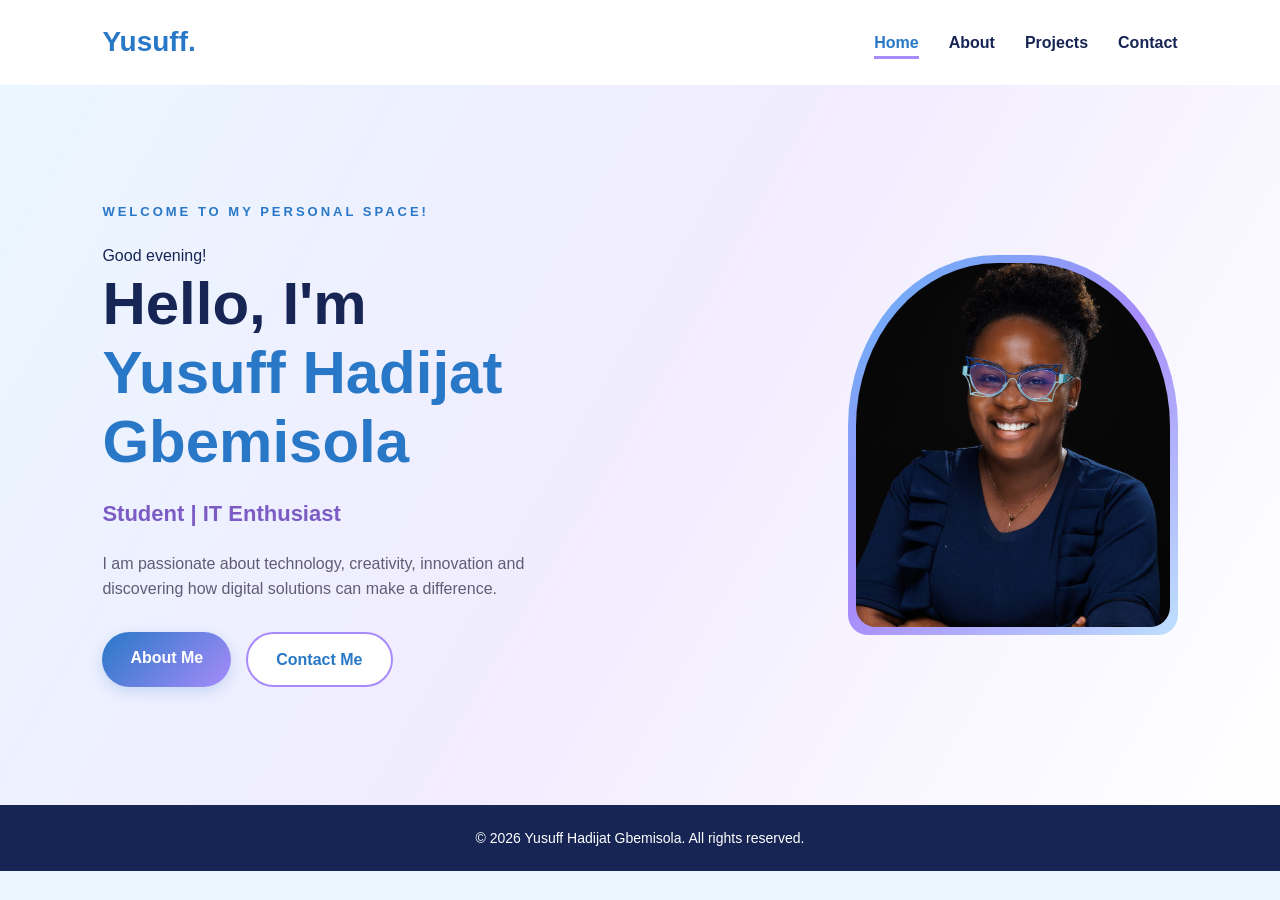
<file: index.html>
<!DOCTYPE html>

<html lang="en">

<head>
    <meta charset="UTF-8">
    <meta name="viewport" content="width=device-width, initial-scale=1.0">
   
    <link rel="preconnect" href="https://rsms.me/">
    <link rel="stylesheet" href="https://rsms.me/inter/inter.css">
   
    <link rel="stylesheet" href="css/style.css">
   
    <title>Yusuff Hadijat Gbemisola | Personal Portfolio</title>
</head>

<body>

    <!-- NAVIGATION BAR -->
    <header>
        <nav>
            <h2>Yusuff.</h2>
             <button class="menu-toggle" id="menuToggle">
        ☰
    </button>

    <ul id="navMenu">
        <li><a href="index.html" class="nav-link">Home</a></li>
        <li><a href="pages/about.html" class="nav-link">About</a></li>
        <li><a href="pages/projects.html" class="nav-link">Projects</a></li>
        <li><a href="pages/contact.html" class="nav-link">Contact</a></li>
    </ul>
</nav>

    </header>

    <!-- HERO SECTION -->
    <main>
        <section class="hero">

            <div class="hero-content">

                <p class="welcome" id="welcomeMessage">
                    WELCOME TO MY PERSONAL SPACE
                </p>

                <p id="timeGreeting"></p>

                <h1>
                    Hello, I'm
                    <span>Yusuff Hadijat Gbemisola</span>
                </h1>

                <h2>Student | IT Enthusiast</h2>

                <p class="intro">
                    I am passionate about technology, creativity,
                    innovation and discovering how digital solutions
                    can make a difference.
                </p>

                <div class="hero-buttons">
                    <a href="pages/about.html" class="btn primary-btn">
                        About Me
                    </a>

                    <a href="pages/contact.html" class="btn secondary-btn">
                        Contact Me
                    </a>
                </div>

            </div>

            <div class="hero-image">
                <img src="images/profile.jpg"
                     alt="Portrait of Yusuff Hadijat Gbemisola">
            </div>

        </section>
    </main>

    <!-- FOOTER -->
    <footer>
        <p>&copy; <span id="currentYear"></span> Yusuff Hadijat Gbemisola. All rights reserved.</p>
    </footer>

    <script src="js/script.js"></script>

</body>

</html>
</file>
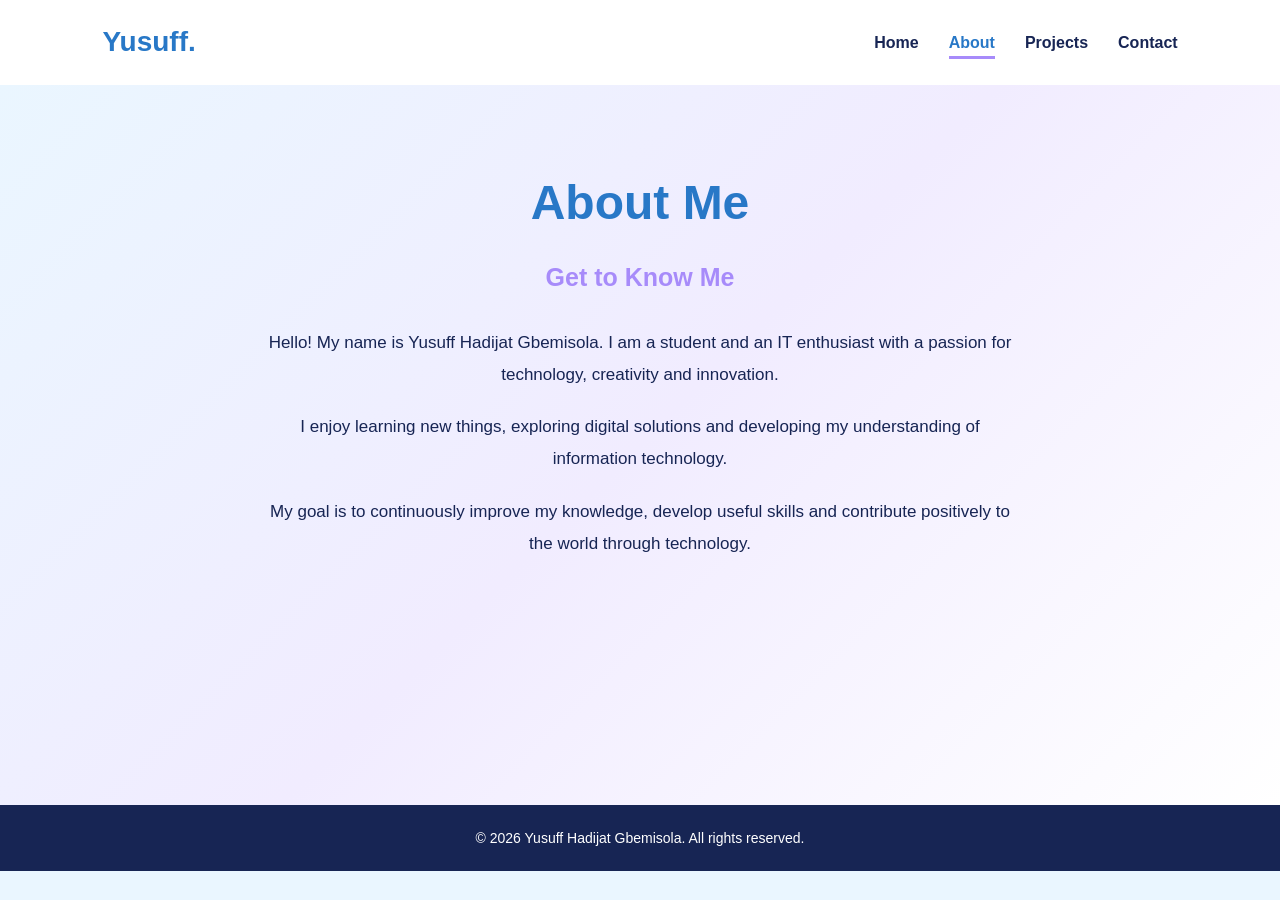
<file: pages/about.html>
<!DOCTYPE html>
<html lang="en">

<head>
    <meta charset="UTF-8">
    <meta name="viewport" content="width=device-width, initial-scale=1.0">

    <link rel="preconnect" href="https://rsms.me/">
    <link rel="stylesheet" href="https://rsms.me/inter/inter.css">

    <link rel="stylesheet" href="../css/style.css">

    <title>About Me | Yusuff Hadijat Gbemisola</title>
</head>

<body>

    <!-- NAVIGATION BAR -->
    <header>
        
<nav>
    <h2>Yusuff.</h2>

    <button class="menu-toggle" id="menuToggle">
        ☰
    </button>

    <ul id="navMenu">
        <li><a href="../index.html" class="nav-link">Home</a></li>
        <li><a href="about.html" class="nav-link">About</a></li>
        <li><a href="projects.html" class="nav-link">Projects</a></li>
        <li><a href="contact.html" class="nav-link">Contact</a></li>
    </ul>
</nav>


    </header>

    <!-- ABOUT SECTION -->
    <main>
        <section class="about-section">

            <h1>About Me</h1>

            <h2>Get to Know Me</h2>

            <p>
                Hello! My name is Yusuff Hadijat Gbemisola.
                I am a student and an IT enthusiast with a
                passion for technology, creativity and innovation.
            </p>

            <p>
                I enjoy learning new things, exploring digital
                solutions and developing my understanding of
                information technology.
            </p>

            <p>
                My goal is to continuously improve my knowledge,
                develop useful skills and contribute positively
                to the world through technology.
            </p>

        </section>
    </main>

    <!-- FOOTER -->
    <footer>
        <p>&copy; <span id="currentYear"></span> Yusuff Hadijat Gbemisola. All rights reserved.</p>
    </footer>

    <script src="../js/script.js"></script>

</body>
</html>
</file>
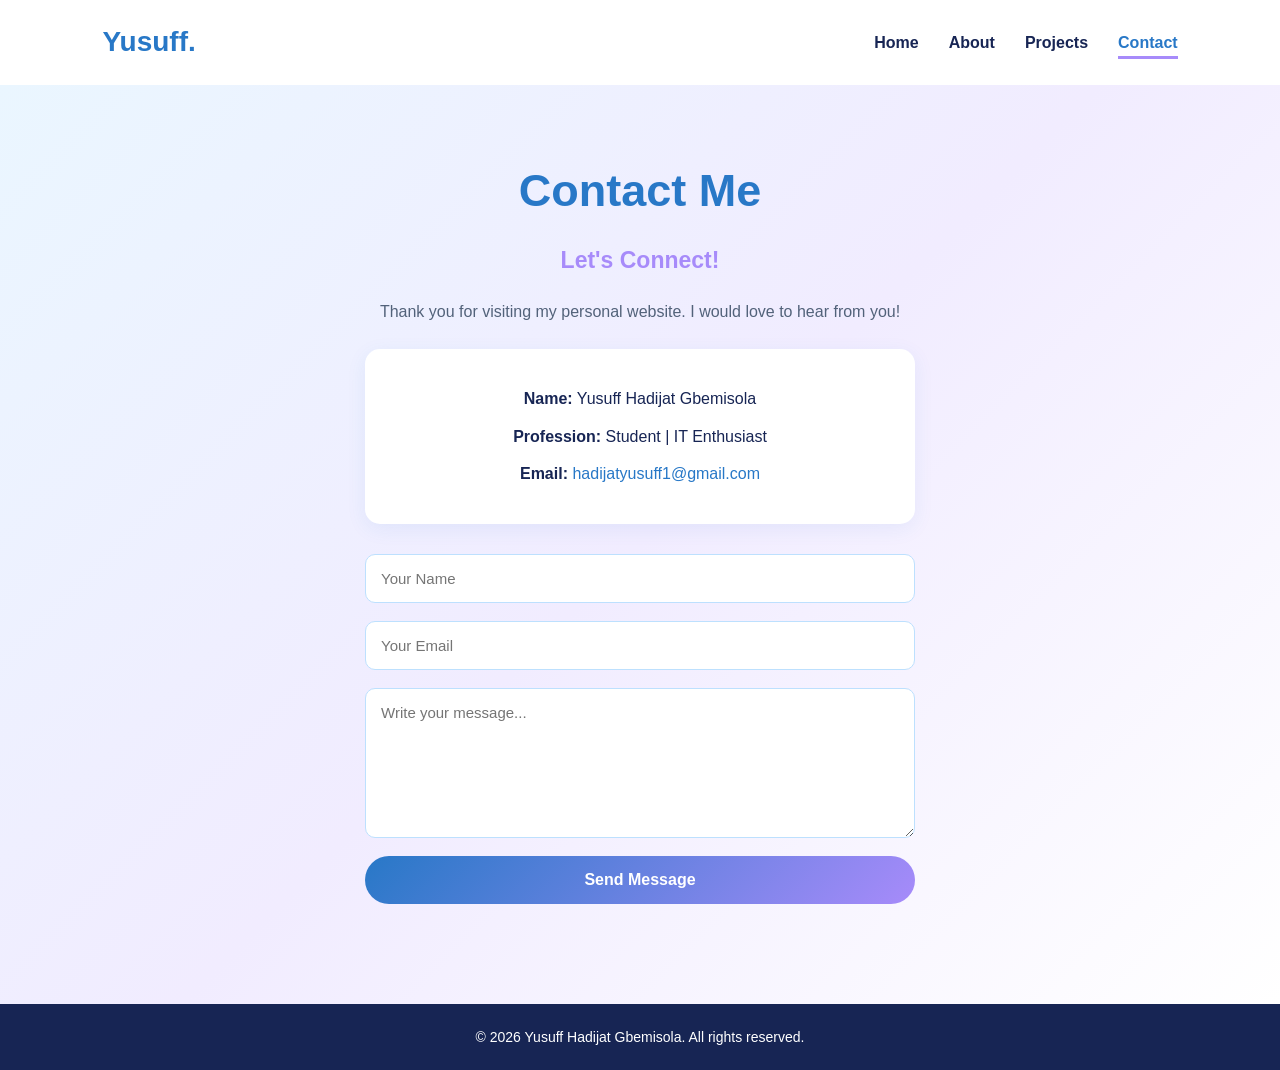
<file: pages/contact.html>
<!DOCTYPE html>
<html lang="en">

<head>
    <meta charset="UTF-8">
    <meta name="viewport" content="width=device-width, initial-scale=1.0">

    <link rel="preconnect" href="https://rsms.me/">
    <link rel="stylesheet" href="https://rsms.me/inter/inter.css">

    <link rel="stylesheet" href="../css/style.css">

    <title>Contact Me | Yusuff Hadijat Gbemisola</title>
</head>

<body>

    <!-- NAVIGATION BAR -->
    <header>
        
        <nav>
            <h2>Yusuff.</h2>

             <button class="menu-toggle" id="menuToggle">
        ☰
             </button>

    <ul id="navMenu">
        <li><a href="../index.html" class="nav-link">Home</a></li>
        <li><a href="about.html" class="nav-link">About</a></li>
        <li><a href="projects.html" class="nav-link">Projects</a></li>
        <li><a href="contact.html" class="nav-link">Contact</a></li>
    </ul>
</nav>

    </header>

    <!-- CONTACT SECTION -->
    <main>

        <section class="contact-section">

            <h1>Contact Me</h1>

            <h2>Let's Connect!</h2>

            <p>
                Thank you for visiting my personal website.
                I would love to hear from you!
            </p>

            <!-- CONTACT INFORMATION -->
            <div class="contact-info">

                <p>
                    <strong>Name:</strong>
                    Yusuff Hadijat Gbemisola
                </p>

                <p>
                    <strong>Profession:</strong>
                    Student | IT Enthusiast
                </p>

                <p>
                    <strong>Email:</strong>
                    <a href="mailto:hadijatyusuff1@gmail.com">
                        hadijatyusuff1@gmail.com
                    </a>
                </p>

            </div>

            <!-- CONTACT FORM -->
            <form id="contactForm">

                <input
                    type="text"
                    id="name"
                    placeholder="Your Name"
                    required
                >

                <input
                    type="email"
                    id="email"
                    placeholder="Your Email"
                    required
                >

                <textarea
                    id="message"
                    placeholder="Write your message..."
                    required
                ></textarea>

                <button type="submit">
                    Send Message
                </button>

            </form>

            <p id="formResponse"></p>

        </section>

    </main>

    <!-- FOOTER -->
    <footer>
        <p>&copy; <span id="currentYear"></span> Yusuff Hadijat Gbemisola. All rights reserved.</p>
    </footer>

    <script src="../js/script.js"></script>

</body>
</html>
</file>
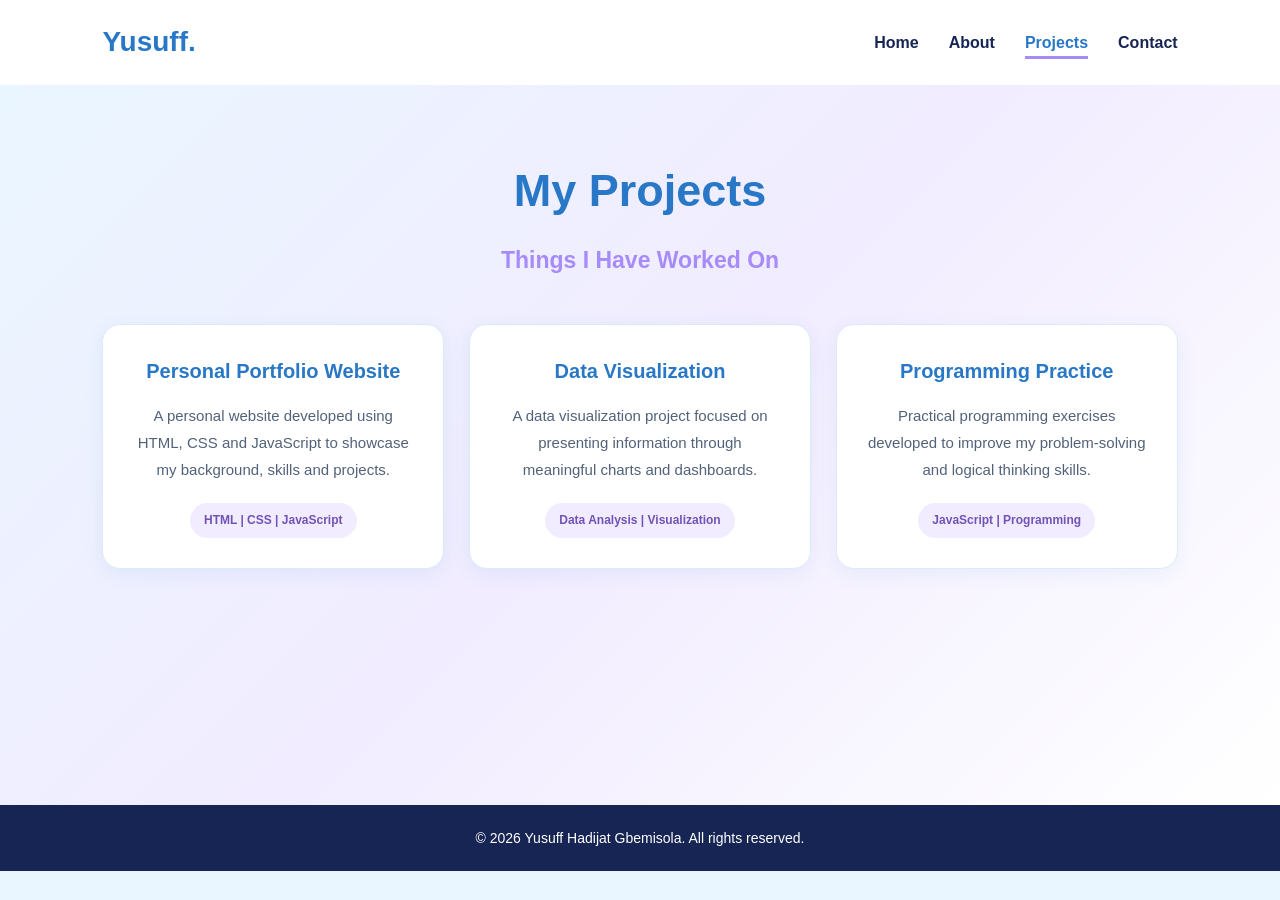
<file: pages/projects.html>
<!DOCTYPE html>
<html lang="en">

<head>
    <meta charset="UTF-8">
    <meta name="viewport" content="width=device-width, initial-scale=1.0">

    <link rel="preconnect" href="https://rsms.me/">
    <link rel="stylesheet" href="https://rsms.me/inter/inter.css">

    <link rel="stylesheet" href="../css/style.css">

    <title>My Projects | Yusuff Hadijat Gbemisola</title>
</head>

<body>

    <!-- NAVIGATION BAR -->
    <header>
        
<nav>
    <h2>Yusuff.</h2>

    <button class="menu-toggle" id="menuToggle">
        ☰
    </button>

    <ul id="navMenu">
        <li><a href="../index.html" class="nav-link">Home</a></li>
        <li><a href="about.html" class="nav-link">About</a></li>
        <li><a href="projects.html" class="nav-link">Projects</a></li>
        <li><a href="contact.html" class="nav-link">Contact</a></li>
    </ul>
</nav>

    </header>

    <!-- PROJECTS SECTION -->
    <main>

        <section class="projects-section">

            <h1>My Projects</h1>

            <h2>Things I Have Worked On</h2>

            <div class="project-container">

                <div class="project-card">
                    <h3>Personal Portfolio Website</h3>

                    <p>
                        A personal website developed using
                        HTML, CSS and JavaScript to showcase
                        my background, skills and projects.
                    </p>

                    <span>HTML | CSS | JavaScript</span>
                </div>

                <div class="project-card">
                    <h3>Data Visualization</h3>

                    <p>
                        A data visualization project focused
                        on presenting information through
                        meaningful charts and dashboards.
                    </p>

                    <span>Data Analysis | Visualization</span>
                </div>

                <div class="project-card">
                    <h3>Programming Practice</h3>

                    <p>
                        Practical programming exercises
                        developed to improve my problem-solving
                        and logical thinking skills.
                    </p>

                    <span>JavaScript | Programming</span>
                </div>

            </div>

        </section>

    </main>

    <!-- FOOTER -->
    <footer>
        <p>&copy; <span id="currentYear"></span> Yusuff Hadijat Gbemisola. All rights reserved.</p>
    </footer>

    <script src="../js/script.js"></script>

</body>
</html>
</file>
<file: css/style.css>
/* =================================
   1. GLOBAL STYLING
================================= */

* {
    margin: 0;
    padding: 0;
    box-sizing: border-box;
}

:root {
    --primary: #2878C7;
    --secondary: #A78BFA;
    --accent: #64B5F6;
    --dark: #172554;
    --light: #FFFFFF;

    /* BACKGROUND COLOURS */
    --background: #EAF6FF;
    --soft-blue: #BDE0FE;
    --soft-lavender: #F1ECFF;

    font-family: Inter, sans-serif;
    font-feature-settings: 'liga' 1, 'calt' 1;
}

@supports (font-variation-settings: normal) {
    :root {
        font-family: InterVariable, sans-serif;
    }
}

body {
    
    font-family: inherit;
    background-color: var(--background);
    color: var(--dark);
    line-height: 1.6;
}


/* =================================
   2. NAVIGATION BAR
================================= */

header {
    background-color: var(--light);
    padding: 20px 8%;
    box-shadow: 0 3px 15px rgba(40, 120, 199, 0.08);
}

nav {
    display: flex;
    justify-content: space-between;
    align-items: center;
}

nav h2 {
    color: var(--primary);
    font-size: 28px;
    font-weight: 800;
}

nav ul {
    display: flex;
    list-style: none;
    gap: 30px;
}

nav ul li a {
    text-decoration: none;
    color: var(--dark);
    font-weight: 600;
    transition: 0.3s;
}

nav ul li a:hover {
    color: var(--primary);
}

/* =================================
   3. HERO SECTION
================================= */

.hero {
    min-height: 80vh;
    display: flex;
    align-items: center;
    justify-content: space-between;
    gap: 50px;
    padding: 70px 8%;
    background: linear-gradient(
        120deg,
        #EAF6FF,
        #F1ECFF,
        #FFFFFF
    )
}

.hero-content {
    max-width: 650px;
}

.welcome {
    color: var(--primary);
    font-size: 13px;
    font-weight: 800;
    letter-spacing: 3px;
    margin-bottom: 20px;
}

.hero h1 {
    font-size: clamp(35px, 5vw, 60px);
    line-height: 1.15;
    margin-bottom: 20px;
}

.hero h1 span {
    display: block;
    color: #2878C7;
}

.hero h2 {
    color: #7C5CC4;
    font-size: 22px;
    margin-bottom: 20px;
}

.intro {
    font-size: 16px;
    color: #625b75;
    max-width: 500px;
    margin-bottom: 30px;
}

/* =================================
   4. BUTTONS
================================= */

.hero-buttons {
    display: flex;
    gap: 15px;
    flex-wrap: wrap;
}

.btn {
    display: inline-block;
    padding: 13px 28px;
    border-radius: 30px;
    text-decoration: none;
    font-weight: 700;
    transition: 0.3s;
}

.primary-btn {
    background: linear-gradient(
        135deg,
        #2878C7,
        #A78BFA
    );
    color: #FFFFFF;
    box-shadow: 0 5px 15px rgba(40, 120, 199, 0.2);
}

.secondary-btn {
    background-color: #FFFFFF;
    border: 2px solid #A78BFA;
    color: #2878C7;
}

.btn:hover {
    transform: translateY(-4px);
    box-shadow: 0 8px 20px rgba(40, 120, 199, 0.2);
}

/* =================================
   5. PROFILE IMAGE
================================= */

.hero-image {
     width: 330px;
    height: 380px;
    flex-shrink: 0;
    border-radius: 45% 45% 20px 20px;

    background: linear-gradient(
        135deg,
        #64B5F6,
        #A78BFA,
        #BDE0FE
    );

    padding: 8px;
    overflow: hidden;
}

.hero-image img {
    width: 100%;
    height: 100%;
    object-fit: cover;
    border-radius: inherit;
}

/* =================================
   6. FOOTER
================================= */

footer {
    background-color: #172554;
    color: #FFFFFF;
    text-align: center;
    padding: 22px;
    font-size: 14px;
}

/* =================================
   7. RESPONSIVE DESIGN
================================= */

@media (max-width: 768px) {

    nav {
        flex-direction: column;
        gap: 15px;
    }

    nav ul {
        flex-wrap: wrap;
        justify-content: center;
        gap: 15px;
    }

    .hero {
        flex-direction: column;
        text-align: center;
        padding: 50px 6%;
    }

    .hero-buttons {
        justify-content: center;
    }

    .hero-image {
        width: 260px;
        height: 300px;
    }
}


/* =================================
   8. ABOUT ME PAGE
================================= */

.about-section {
    min-height: 80vh;
    padding: 80px 10%;
    background: linear-gradient(
        135deg,
        #EAF6FF,
        #F1ECFF,
        #FFFFFF
    );
    text-align: center;
}

.about-section h1 {
    font-size: 48px;
    color: #2878C7;
    margin-bottom: 15px;
}

.about-section h2 {
    font-size: 25px;
    color: #A78BFA;
    margin-bottom: 30px;
}

.about-section p {
    max-width: 750px;
    margin: 0 auto 20px;
    font-size: 17px;
    line-height: 1.9;
    color: #172554;
}


/* =================================
   9. PROJECTS PAGE
================================= */

.projects-section {
    min-height: 80vh;
    padding: 70px 8%;
    background: linear-gradient(
        135deg,
        #EAF6FF,
        #F1ECFF,
        #FFFFFF
    );
    text-align: center;
}

.projects-section h1 {
    font-size: 45px;
    color: #2878C7;
    margin-bottom: 15px;
}

.projects-section h2 {
    font-size: 23px;
    color: #A78BFA;
    margin-bottom: 45px;
}

/* PROJECT CARD CONTAINER */

.project-container {
    display: grid;
    grid-template-columns: repeat(3, 1fr);
    gap: 25px;
}

/* INDIVIDUAL PROJECT CARDS */

.project-card {
    background-color: #FFFFFF;
    padding: 30px;
    border-radius: 18px;
    box-shadow: 0 5px 20px rgba(40, 120, 199, 0.08);
    border: 1px solid #DCEBFA;
    transition: 0.3s;
}

/* CARD HOVER EFFECT */

.project-card:hover {
    transform: translateY(-8px);
    box-shadow: 0 12px 25px rgba(40, 120, 199, 0.15);
}

/* PROJECT TITLES */

.project-card h3 {
    color: #2878C7;
    font-size: 20px;
    margin-bottom: 15px;
}

/* PROJECT DESCRIPTIONS */

.project-card p {
    color: #52627A;
    font-size: 15px;
    line-height: 1.8;
    margin-bottom: 20px;
}

/* PROJECT TECHNOLOGY LABELS */

.project-card span {
    display: inline-block;
    background-color: #F1ECFF;
    color: #7253B5;
    padding: 8px 14px;
    border-radius: 20px;
    font-size: 12px;
    font-weight: 600;
}

/* MOBILE RESPONSIVENESS */

@media (max-width: 768px) {
    .project-container {
        grid-template-columns: 1fr;
    }
}


/* =================================
   10. CONTACT PAGE
================================= */

.contact-section {
    min-height: 80vh;
    padding: 70px 8%;
    background: linear-gradient(
        135deg,
        #EAF6FF,
        #F1ECFF,
        #FFFFFF
    );
    text-align: center;
}

.contact-section h1 {
    font-size: 45px;
    color: #2878C7;
    margin-bottom: 15px;
}

.contact-section h2 {
    font-size: 23px;
    color: #A78BFA;
    margin-bottom: 20px;
}

.contact-section > p {
    color: #52627A;
    margin-bottom: 25px;
}

/* CONTACT INFORMATION */

.contact-info {
    margin: 25px auto;
    max-width: 550px;
    background-color: #FFFFFF;
    padding: 25px;
    border-radius: 15px;
    box-shadow: 0 5px 20px rgba(40, 120, 199, 0.08);
}

.contact-info p {
    margin: 12px 0;
    color: #172554;
}

.contact-info a {
    color: #2878C7;
    text-decoration: none;
}

/* CONTACT FORM */

#contactForm {
    max-width: 550px;
    margin: 30px auto;
    display: flex;
    flex-direction: column;
    gap: 18px;
}

#contactForm input,
#contactForm textarea {
    width: 100%;
    padding: 15px;
    border: 1px solid #BDE0FE;
    border-radius: 10px;
    font-family: inherit;
    font-size: 15px;
    outline: none;
    background-color: #FFFFFF;
}

#contactForm input:focus,
#contactForm textarea:focus {
    border-color: #2878C7;
    box-shadow: 0 0 8px rgba(40, 120, 199, 0.15);
}

#contactForm textarea {
    min-height: 150px;
    resize: vertical;
}

/* SEND MESSAGE BUTTON */

#contactForm button {
    background: linear-gradient(
        135deg,
        #2878C7,
        #A78BFA
    );
    color: #FFFFFF;
    padding: 15px;
    border: none;
    border-radius: 30px;
    font-size: 16px;
    font-weight: 700;
    cursor: pointer;
    transition: 0.3s;
}

#contactForm button:hover {
    transform: translateY(-3px);
    box-shadow: 0 8px 20px rgba(40, 120, 199, 0.2);
}

/* FORM RESPONSE */

#formResponse {
    color: #2878C7;
    font-weight: 600;
    margin-top: 15px;
}


/* =================================
   11. ACTIVE NAVIGATION LINK
================================= */

nav ul li a.active {
    color: #2878C7;
    border-bottom: 3px solid #A78BFA;
    padding-bottom: 5px;
}

/* Mobile Navigation Button */
.menu-toggle {
    display: none;
    background: #2878C7;
    color: white;
    border: none;
    padding: 8px 14px;
    border-radius: 8px;
    font-size: 22px;
    cursor: pointer;
}

/* Mobile Navigation Layout */
@media (max-width: 768px) {
    nav {
        flex-direction: row;
        flex-wrap: wrap;
        justify-content: space-between;
    }

    .menu-toggle {
        display: block;
    }

    nav ul {
        display: none;
        width: 100%;
        flex-direction: column;
        align-items: center;
        gap: 15px;
        padding: 15px 0;
    }

    nav ul.show {
        display: flex;
    }
}
</file>
